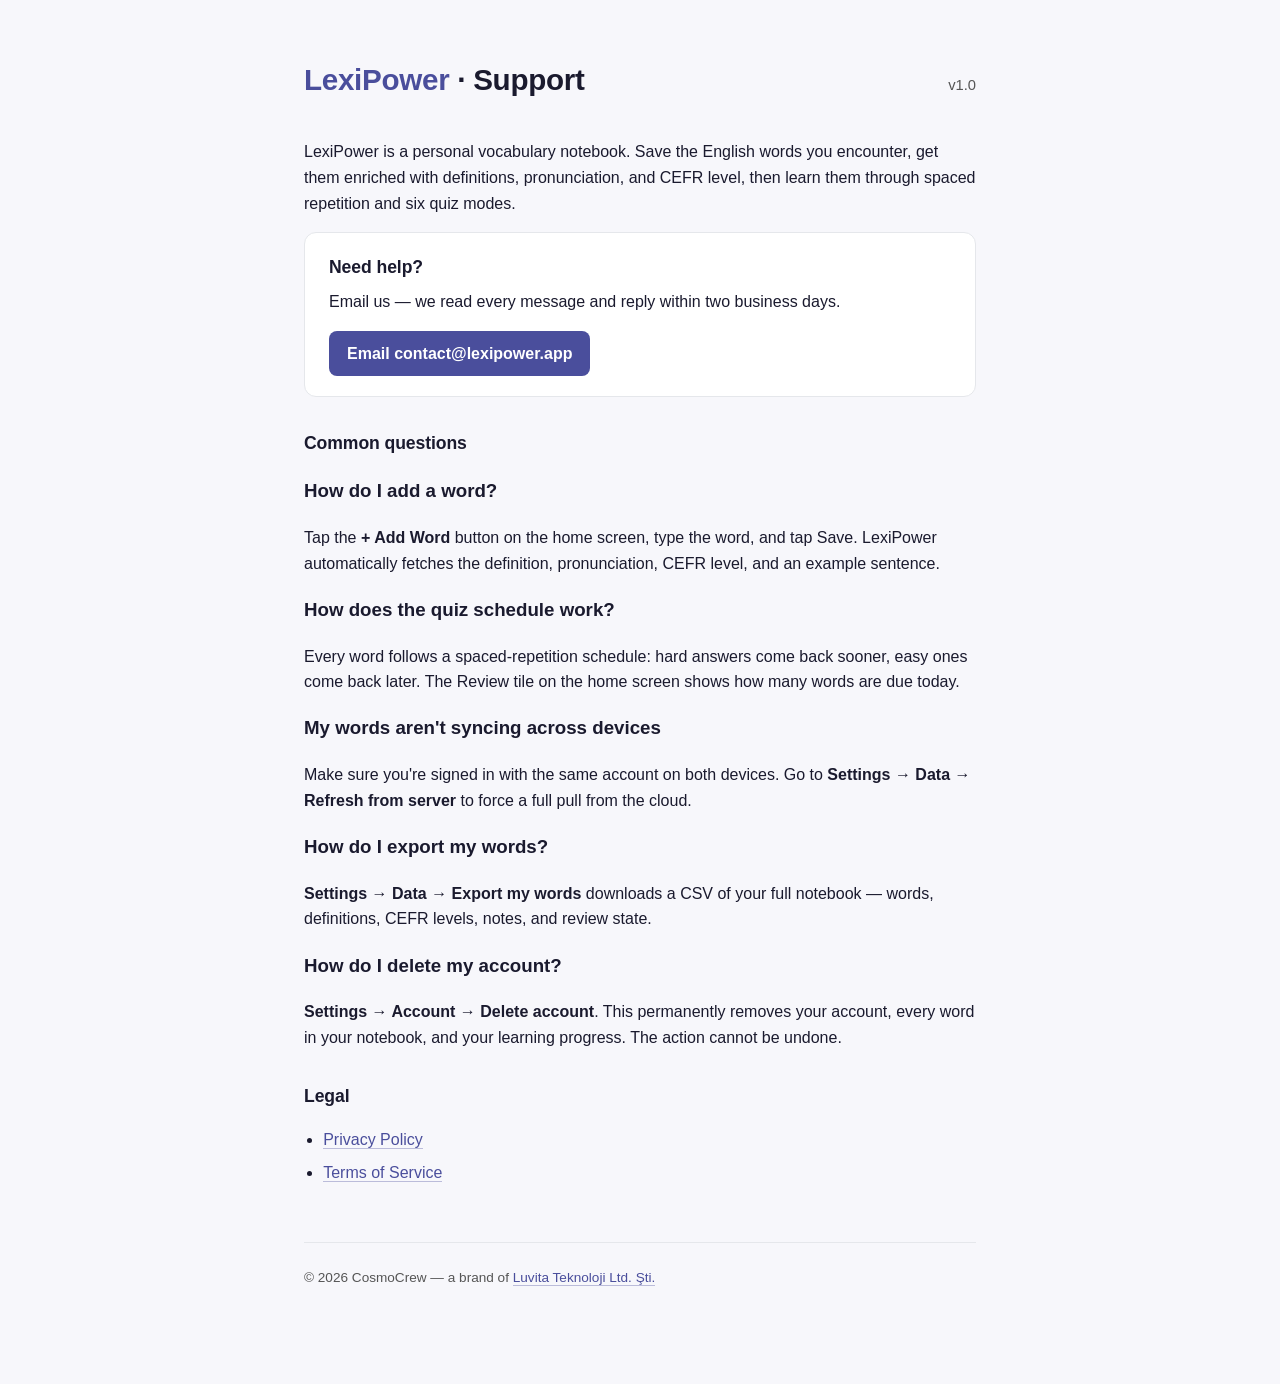
<file: index.html>
<!doctype html>
<html lang="en">
<head>
  <meta charset="utf-8">
  <meta name="viewport" content="width=device-width, initial-scale=1">
  <title>LexiPower — Support</title>
  <meta name="description" content="Support and help for LexiPower, the personal vocabulary notebook app.">
  <link rel="stylesheet" href="_style.css">
</head>
<body>
  <a class="skip-link" href="#main">Skip to main content</a>
  <div class="wrap">
    <main id="main" tabindex="-1">
    <header class="split">
      <h1><span class="brand">LexiPower</span> · Support</h1>
      <span class="muted">v1.0</span>
    </header>

    <p>
      LexiPower is a personal vocabulary notebook. Save the English words
      you encounter, get them enriched with definitions, pronunciation, and
      CEFR level, then learn them through spaced repetition and six quiz
      modes.
    </p>

    <div class="card">
      <h2 class="flush">Need help?</h2>
      <p>Email us — we read every message and reply within two business days.</p>
      <a class="cta" href="mailto:contact@lexipower.app?subject=LexiPower%20support">
        Email contact@lexipower.app
      </a>
    </div>

    <h2>Common questions</h2>

    <h3>How do I add a word?</h3>
    <p>
      Tap the <strong>+ Add Word</strong> button on the home screen, type
      the word, and tap Save. LexiPower automatically fetches the
      definition, pronunciation, CEFR level, and an example sentence.
    </p>

    <h3>How does the quiz schedule work?</h3>
    <p>
      Every word follows a spaced-repetition schedule: hard answers come
      back sooner, easy ones come back later. The Review tile on the home
      screen shows how many words are due today.
    </p>

    <h3>My words aren't syncing across devices</h3>
    <p>
      Make sure you're signed in with the same account on both devices.
      Go to <strong>Settings → Data → Refresh from server</strong> to
      force a full pull from the cloud.
    </p>

    <h3>How do I export my words?</h3>
    <p>
      <strong>Settings → Data → Export my words</strong> downloads a CSV of
      your full notebook — words, definitions, CEFR levels, notes, and
      review state.
    </p>

    <h3>How do I delete my account?</h3>
    <p>
      <strong>Settings → Account → Delete account</strong>. This permanently
      removes your account, every word in your notebook, and your learning
      progress. The action cannot be undone.
    </p>

    <h2>Legal</h2>
    <ul>
      <li><a href="./privacy.html">Privacy Policy</a></li>
      <li><a href="./terms.html">Terms of Service</a></li>
    </ul>
    </main>

    <footer>
      © 2026 CosmoCrew — a brand of <a href="https://luvita.tr/">Luvita Teknoloji Ltd. Şti.</a>
    </footer>
  </div>
</body>
</html>
</file>
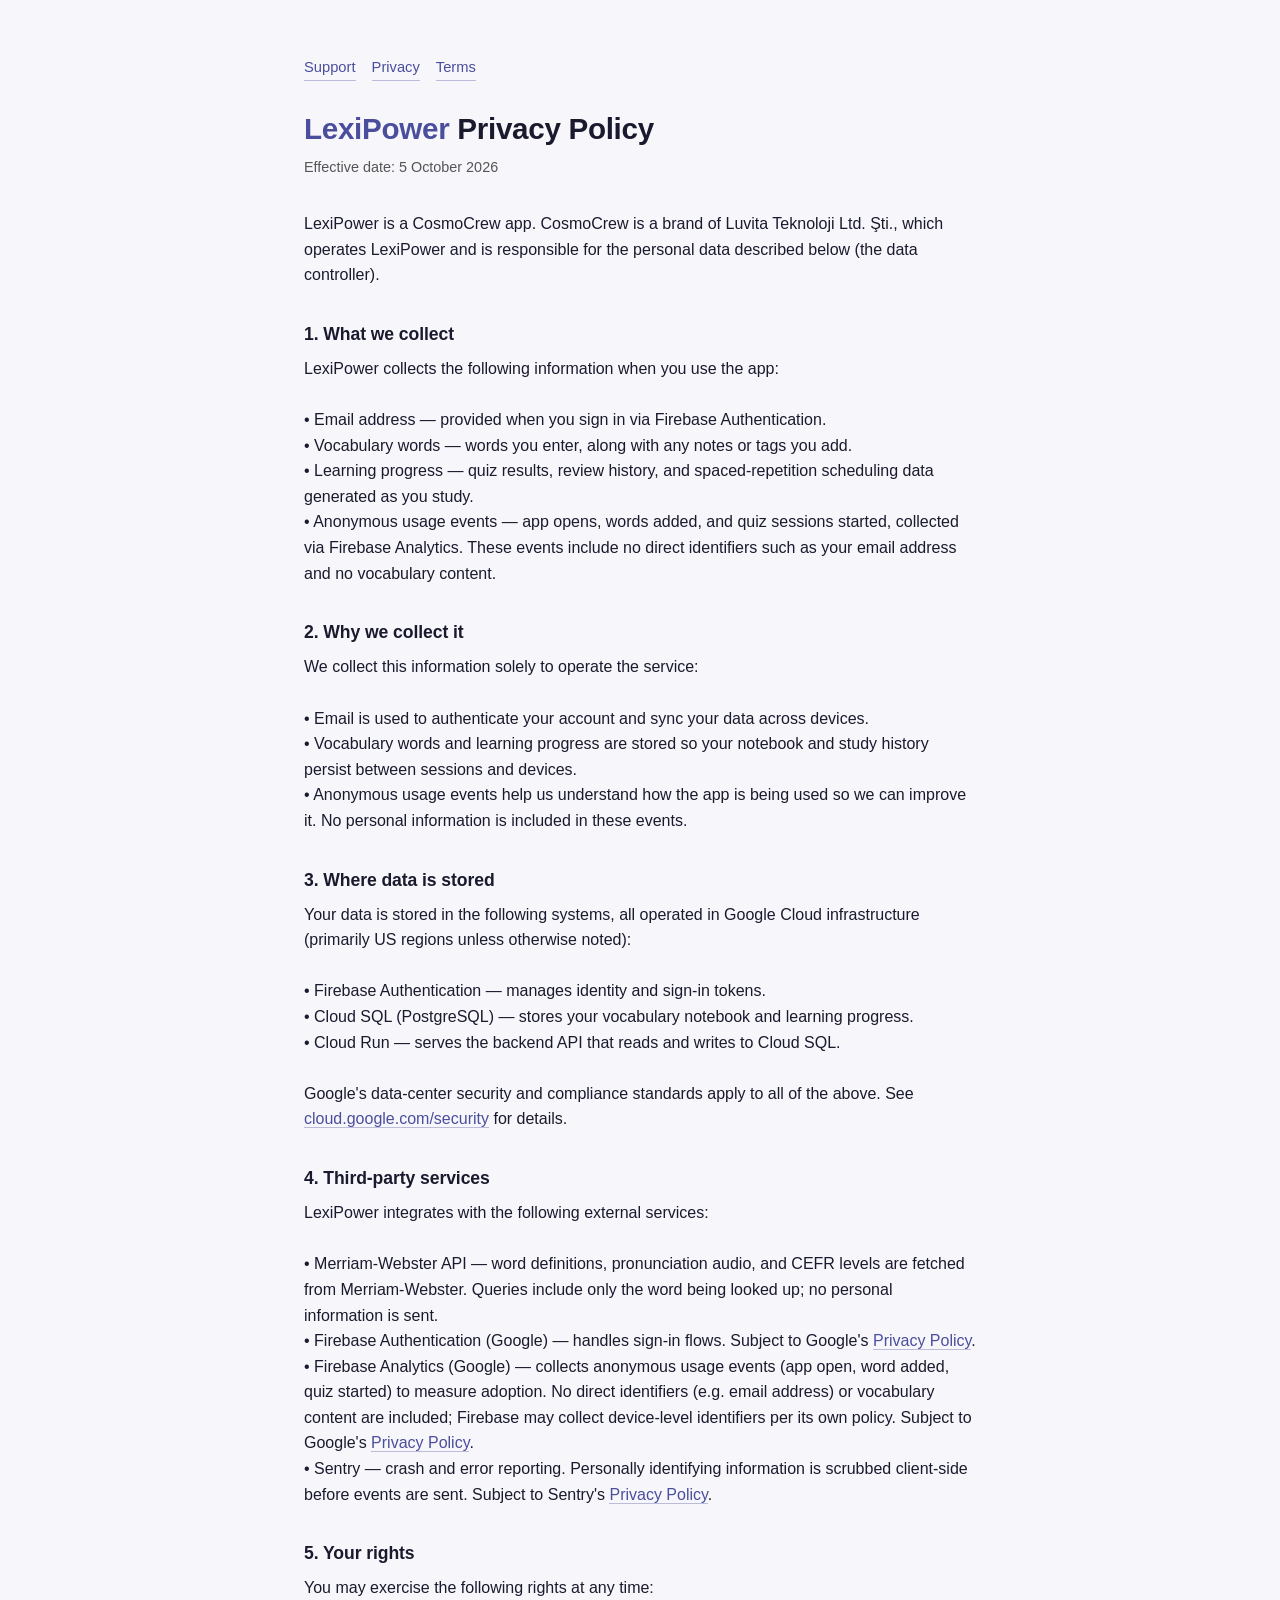
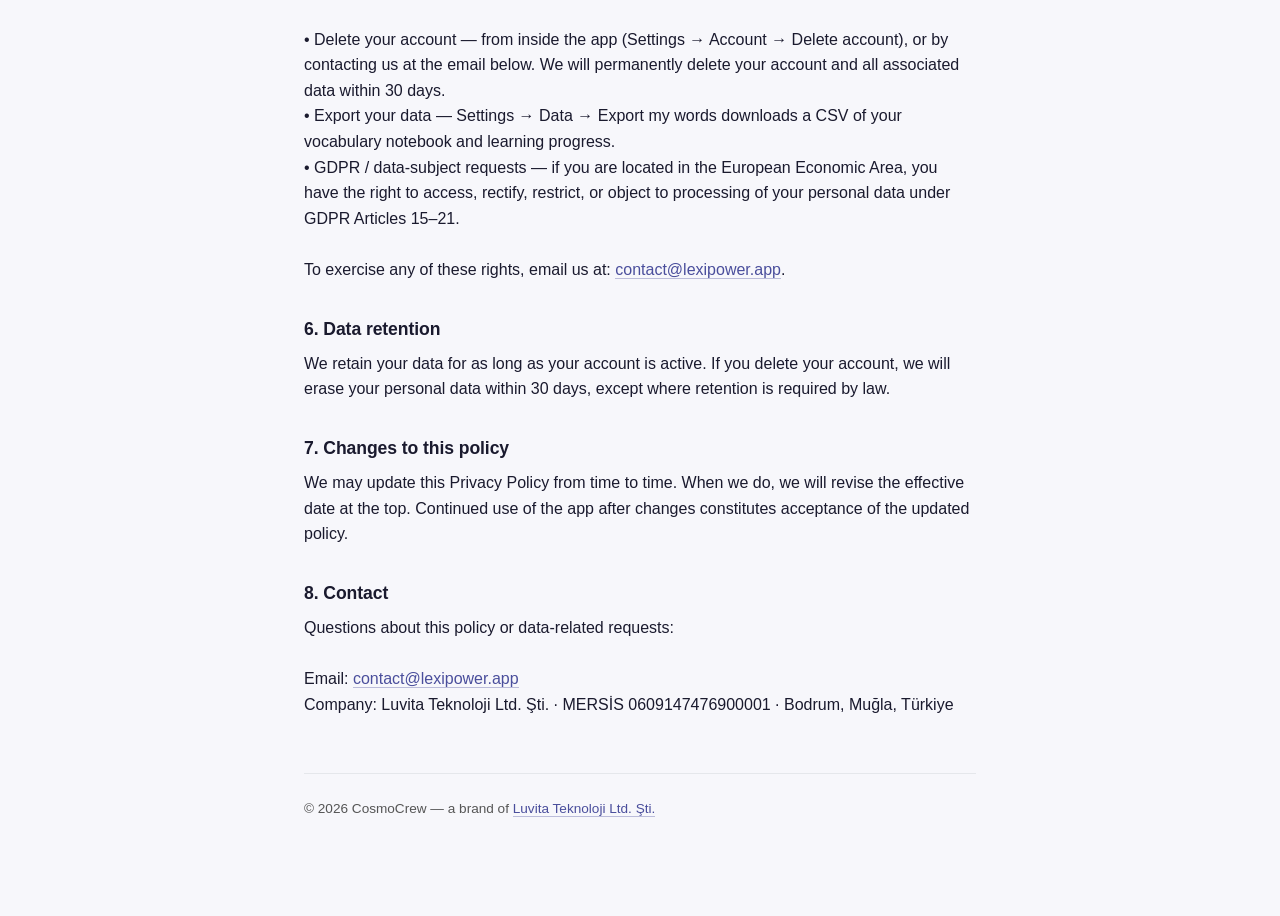
<file: privacy.html>
<!doctype html>
<html lang="en">
<head>
  <meta charset="utf-8">
  <meta name="viewport" content="width=device-width, initial-scale=1">
  <title>LexiPower — Privacy Policy</title>
  <meta name="description" content="LexiPower Privacy Policy — what data we collect, why, where it lives, and your rights.">
  <link rel="stylesheet" href="_style.css">
</head>
<body>
  <a class="skip-link" href="#main">Skip to main content</a>
  <div class="wrap">
    <nav class="top">
      <a href="./">Support</a>
      <a href="./privacy.html">Privacy</a>
      <a href="./terms.html">Terms</a>
    </nav>

    <main id="main" tabindex="-1">
    <header>
      <h1><span class="brand">LexiPower</span> Privacy Policy</h1>
      <div class="effective">Effective date: 5 October 2026</div>
    </header>

    <p class="body">LexiPower is a CosmoCrew app. CosmoCrew is a brand of Luvita Teknoloji Ltd. Şti., which operates LexiPower and is responsible for the personal data described below (the data controller).</p>

    <h2>1. What we collect</h2>
    <p class="body">LexiPower collects the following information when you use the app:

• Email address — provided when you sign in via Firebase Authentication.
• Vocabulary words — words you enter, along with any notes or tags you add.
• Learning progress — quiz results, review history, and spaced-repetition scheduling data generated as you study.
• Anonymous usage events — app opens, words added, and quiz sessions started, collected via Firebase Analytics. These events include no direct identifiers such as your email address and no vocabulary content.</p>

    <h2>2. Why we collect it</h2>
    <p class="body">We collect this information solely to operate the service:

• Email is used to authenticate your account and sync your data across devices.
• Vocabulary words and learning progress are stored so your notebook and study history persist between sessions and devices.
• Anonymous usage events help us understand how the app is being used so we can improve it. No personal information is included in these events.</p>

    <h2>3. Where data is stored</h2>
    <p class="body">Your data is stored in the following systems, all operated in Google Cloud infrastructure (primarily US regions unless otherwise noted):

• Firebase Authentication — manages identity and sign-in tokens.
• Cloud SQL (PostgreSQL) — stores your vocabulary notebook and learning progress.
• Cloud Run — serves the backend API that reads and writes to Cloud SQL.

Google's data-center security and compliance standards apply to all of the above. See <a href="https://cloud.google.com/security">cloud.google.com/security</a> for details.</p>

    <h2>4. Third-party services</h2>
    <p class="body">LexiPower integrates with the following external services:

• Merriam-Webster API — word definitions, pronunciation audio, and CEFR levels are fetched from Merriam-Webster. Queries include only the word being looked up; no personal information is sent.
• Firebase Authentication (Google) — handles sign-in flows. Subject to Google's <a href="https://policies.google.com/privacy">Privacy Policy</a>.
• Firebase Analytics (Google) — collects anonymous usage events (app open, word added, quiz started) to measure adoption. No direct identifiers (e.g. email address) or vocabulary content are included; Firebase may collect device-level identifiers per its own policy. Subject to Google's <a href="https://policies.google.com/privacy">Privacy Policy</a>.
• Sentry — crash and error reporting. Personally identifying information is scrubbed client-side before events are sent. Subject to Sentry's <a href="https://sentry.io/privacy/">Privacy Policy</a>.</p>

    <h2>5. Your rights</h2>
    <p class="body">You may exercise the following rights at any time:

• Delete your account — from inside the app (Settings → Account → Delete account), or by contacting us at the email below. We will permanently delete your account and all associated data within 30 days.
• Export your data — Settings → Data → Export my words downloads a CSV of your vocabulary notebook and learning progress.
• GDPR / data-subject requests — if you are located in the European Economic Area, you have the right to access, rectify, restrict, or object to processing of your personal data under GDPR Articles 15–21.

To exercise any of these rights, email us at: <a href="mailto:contact@lexipower.app">contact@lexipower.app</a>.</p>

    <h2>6. Data retention</h2>
    <p class="body">We retain your data for as long as your account is active. If you delete your account, we will erase your personal data within 30 days, except where retention is required by law.</p>

    <h2>7. Changes to this policy</h2>
    <p class="body">We may update this Privacy Policy from time to time. When we do, we will revise the effective date at the top. Continued use of the app after changes constitutes acceptance of the updated policy.</p>

    <h2>8. Contact</h2>
    <p class="body">Questions about this policy or data-related requests:

Email: <a href="mailto:contact@lexipower.app">contact@lexipower.app</a>
Company: Luvita Teknoloji Ltd. Şti. · MERSİS 0609147476900001 · Bodrum, Muğla, Türkiye</p>
    </main>

    <footer>© 2026 CosmoCrew — a brand of <a href="https://luvita.tr/">Luvita Teknoloji Ltd. Şti.</a></footer>
  </div>
</body>
</html>
</file>
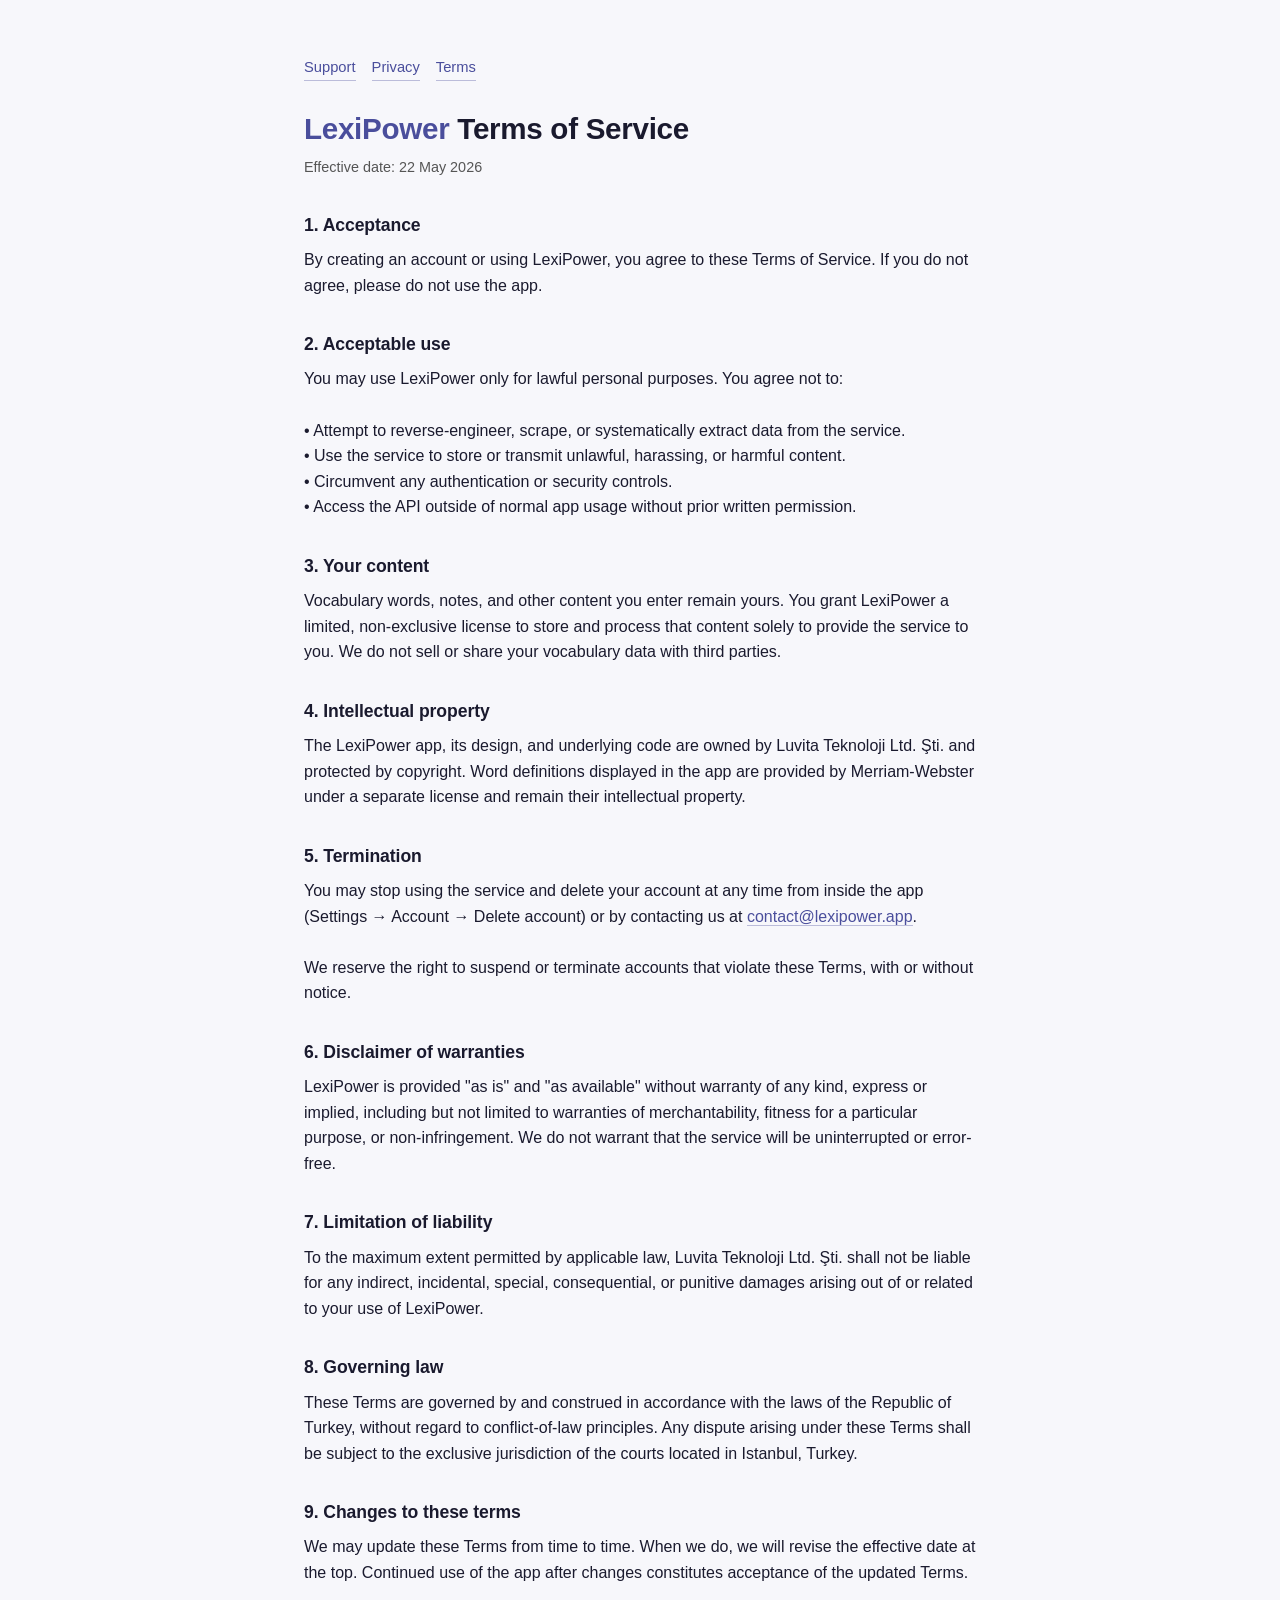
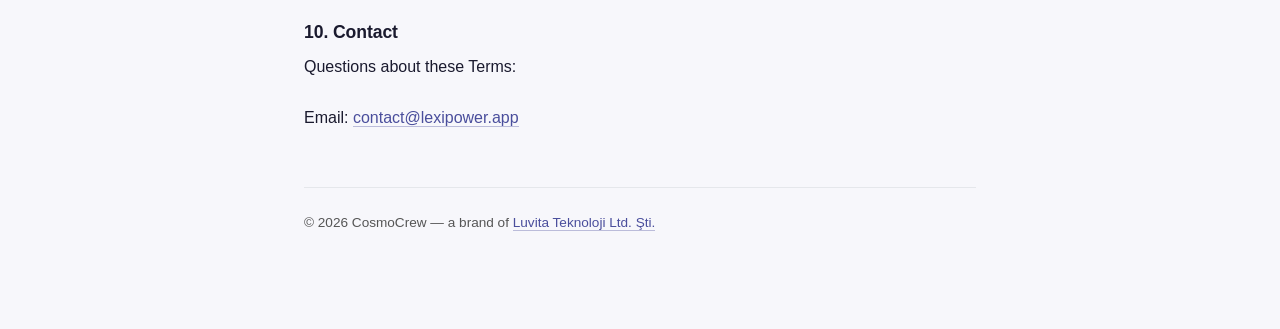
<file: terms.html>
<!doctype html>
<html lang="en">
<head>
  <meta charset="utf-8">
  <meta name="viewport" content="width=device-width, initial-scale=1">
  <title>LexiPower — Terms of Service</title>
  <meta name="description" content="LexiPower Terms of Service.">
  <link rel="stylesheet" href="_style.css">
</head>
<body>
  <a class="skip-link" href="#main">Skip to main content</a>
  <div class="wrap">
    <nav class="top">
      <a href="./">Support</a>
      <a href="./privacy.html">Privacy</a>
      <a href="./terms.html">Terms</a>
    </nav>

    <main id="main" tabindex="-1">
    <header>
      <h1><span class="brand">LexiPower</span> Terms of Service</h1>
      <div class="effective">Effective date: 22 May 2026</div>
    </header>

    <h2>1. Acceptance</h2>
    <p class="body">By creating an account or using LexiPower, you agree to these Terms of Service. If you do not agree, please do not use the app.</p>

    <h2>2. Acceptable use</h2>
    <p class="body">You may use LexiPower only for lawful personal purposes. You agree not to:

• Attempt to reverse-engineer, scrape, or systematically extract data from the service.
• Use the service to store or transmit unlawful, harassing, or harmful content.
• Circumvent any authentication or security controls.
• Access the API outside of normal app usage without prior written permission.</p>

    <h2>3. Your content</h2>
    <p class="body">Vocabulary words, notes, and other content you enter remain yours. You grant LexiPower a limited, non-exclusive license to store and process that content solely to provide the service to you. We do not sell or share your vocabulary data with third parties.</p>

    <h2>4. Intellectual property</h2>
    <p class="body">The LexiPower app, its design, and underlying code are owned by Luvita Teknoloji Ltd. Şti. and protected by copyright. Word definitions displayed in the app are provided by Merriam-Webster under a separate license and remain their intellectual property.</p>

    <h2>5. Termination</h2>
    <p class="body">You may stop using the service and delete your account at any time from inside the app (Settings → Account → Delete account) or by contacting us at <a href="mailto:contact@lexipower.app">contact@lexipower.app</a>.

We reserve the right to suspend or terminate accounts that violate these Terms, with or without notice.</p>

    <h2>6. Disclaimer of warranties</h2>
    <p class="body">LexiPower is provided "as is" and "as available" without warranty of any kind, express or implied, including but not limited to warranties of merchantability, fitness for a particular purpose, or non-infringement. We do not warrant that the service will be uninterrupted or error-free.</p>

    <h2>7. Limitation of liability</h2>
    <p class="body">To the maximum extent permitted by applicable law, Luvita Teknoloji Ltd. Şti. shall not be liable for any indirect, incidental, special, consequential, or punitive damages arising out of or related to your use of LexiPower.</p>

    <h2>8. Governing law</h2>
    <p class="body">These Terms are governed by and construed in accordance with the laws of the Republic of Turkey, without regard to conflict-of-law principles. Any dispute arising under these Terms shall be subject to the exclusive jurisdiction of the courts located in Istanbul, Turkey.</p>

    <h2>9. Changes to these terms</h2>
    <p class="body">We may update these Terms from time to time. When we do, we will revise the effective date at the top. Continued use of the app after changes constitutes acceptance of the updated Terms.</p>

    <h2>10. Contact</h2>
    <p class="body">Questions about these Terms:

Email: <a href="mailto:contact@lexipower.app">contact@lexipower.app</a></p>
    </main>

    <footer>© 2026 CosmoCrew — a brand of <a href="https://luvita.tr/">Luvita Teknoloji Ltd. Şti.</a></footer>
  </div>
</body>
</html>
</file>
<file: _style.css>
/* Shared styles for LexiPower legal + support pages. */
:root {
  --bg: #f7f7fb;
  --fg: #1a1a2e;
  --muted: #555;
  --accent: #4a4e9c;
  --card: #ffffff;
  --border: #e5e7eb;
  --on-accent: #ffffff;
}
@media (prefers-color-scheme: dark) {
  :root {
    --bg: #14141c;
    --fg: #e9e9f2;
    --muted: #a8a8b8;
    --accent: #9ea3ff;
    --card: #1f1f2c;
    --border: #2c2c3c;
    --on-accent: #14141c;
  }
}
* { box-sizing: border-box; }
body {
  font-family: -apple-system, BlinkMacSystemFont, "Segoe UI", Roboto,
    "Helvetica Neue", Arial, sans-serif;
  background: var(--bg);
  color: var(--fg);
  margin: 0;
  line-height: 1.6;
  -webkit-font-smoothing: antialiased;
}
.wrap {
  max-width: 720px;
  margin: 0 auto;
  padding: 56px 24px 96px;
}
header {
  margin-bottom: 32px;
}
h1 { font-size: 1.85rem; margin: 0 0 4px; letter-spacing: -0.01em; }
.brand { font-weight: 700; color: var(--accent); }
.effective { color: var(--muted); font-size: 0.9rem; }
h2 {
  font-size: 1.1rem;
  margin: 32px 0 8px;
  letter-spacing: -0.005em;
}
p, li { color: var(--fg); margin: 8px 0; }
.body { white-space: pre-wrap; }
a {
  color: var(--accent);
  text-decoration: none;
  border-bottom: 1px solid color-mix(in srgb, var(--accent) 35%, transparent);
}
a:hover { border-bottom-color: var(--accent); }
footer {
  margin-top: 56px;
  padding-top: 24px;
  border-top: 1px solid var(--border);
  font-size: 0.85rem;
  color: var(--muted);
}
nav.top {
  display: flex;
  gap: 16px;
  font-size: 0.92rem;
  margin-bottom: 24px;
}

/* Components shared with index.html (formerly inline there). */
header.split {
  display: flex;
  align-items: baseline;
  justify-content: space-between;
}
.muted { color: var(--muted); font-size: 0.92rem; }
h2.flush { margin-top: 0; }
ul { padding-left: 1.2rem; }
.card {
  background: var(--card);
  border: 1px solid var(--border);
  border-radius: 12px;
  padding: 20px 24px;
  margin: 16px 0;
}
.cta {
  display: inline-block;
  margin-top: 8px;
  padding: 10px 18px;
  background: var(--accent);
  color: var(--on-accent);
  border-radius: 8px;
  border: none;
  font-weight: 600;
}
.cta:hover { opacity: 0.92; border-bottom-color: transparent; }

/* Accessibility (ADR 0011 §5.1): skip link, visible focus. */
.skip-link {
  position: absolute;
  left: 16px;
  top: -100px;
  z-index: 10;
  padding: 10px 16px;
  background: var(--card);
  color: var(--fg);
  border: 2px solid var(--accent);
  border-radius: 8px;
}
.skip-link:focus { top: 16px; }
:focus-visible {
  outline: 3px solid var(--accent);
  outline-offset: 2px;
}
.cta:focus-visible { outline-color: var(--fg); }
main:focus { outline: none; }
</file>
